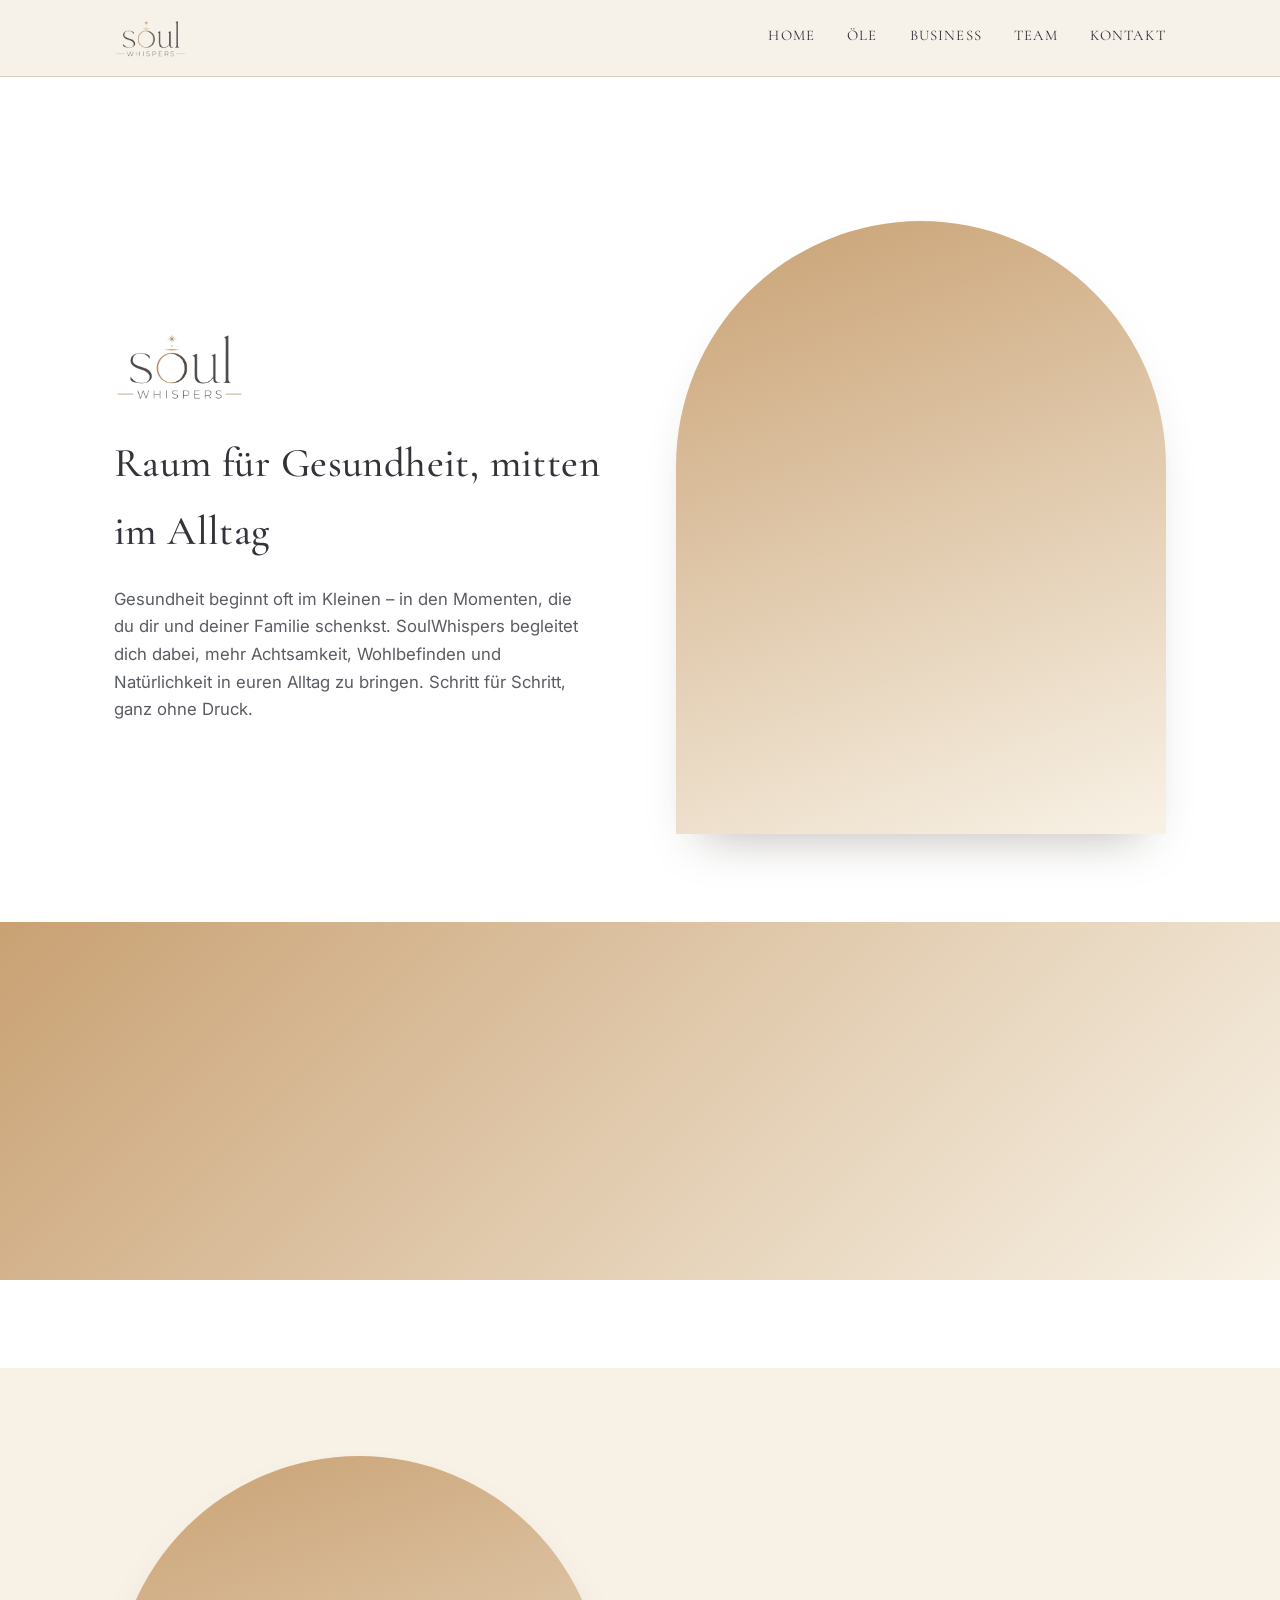
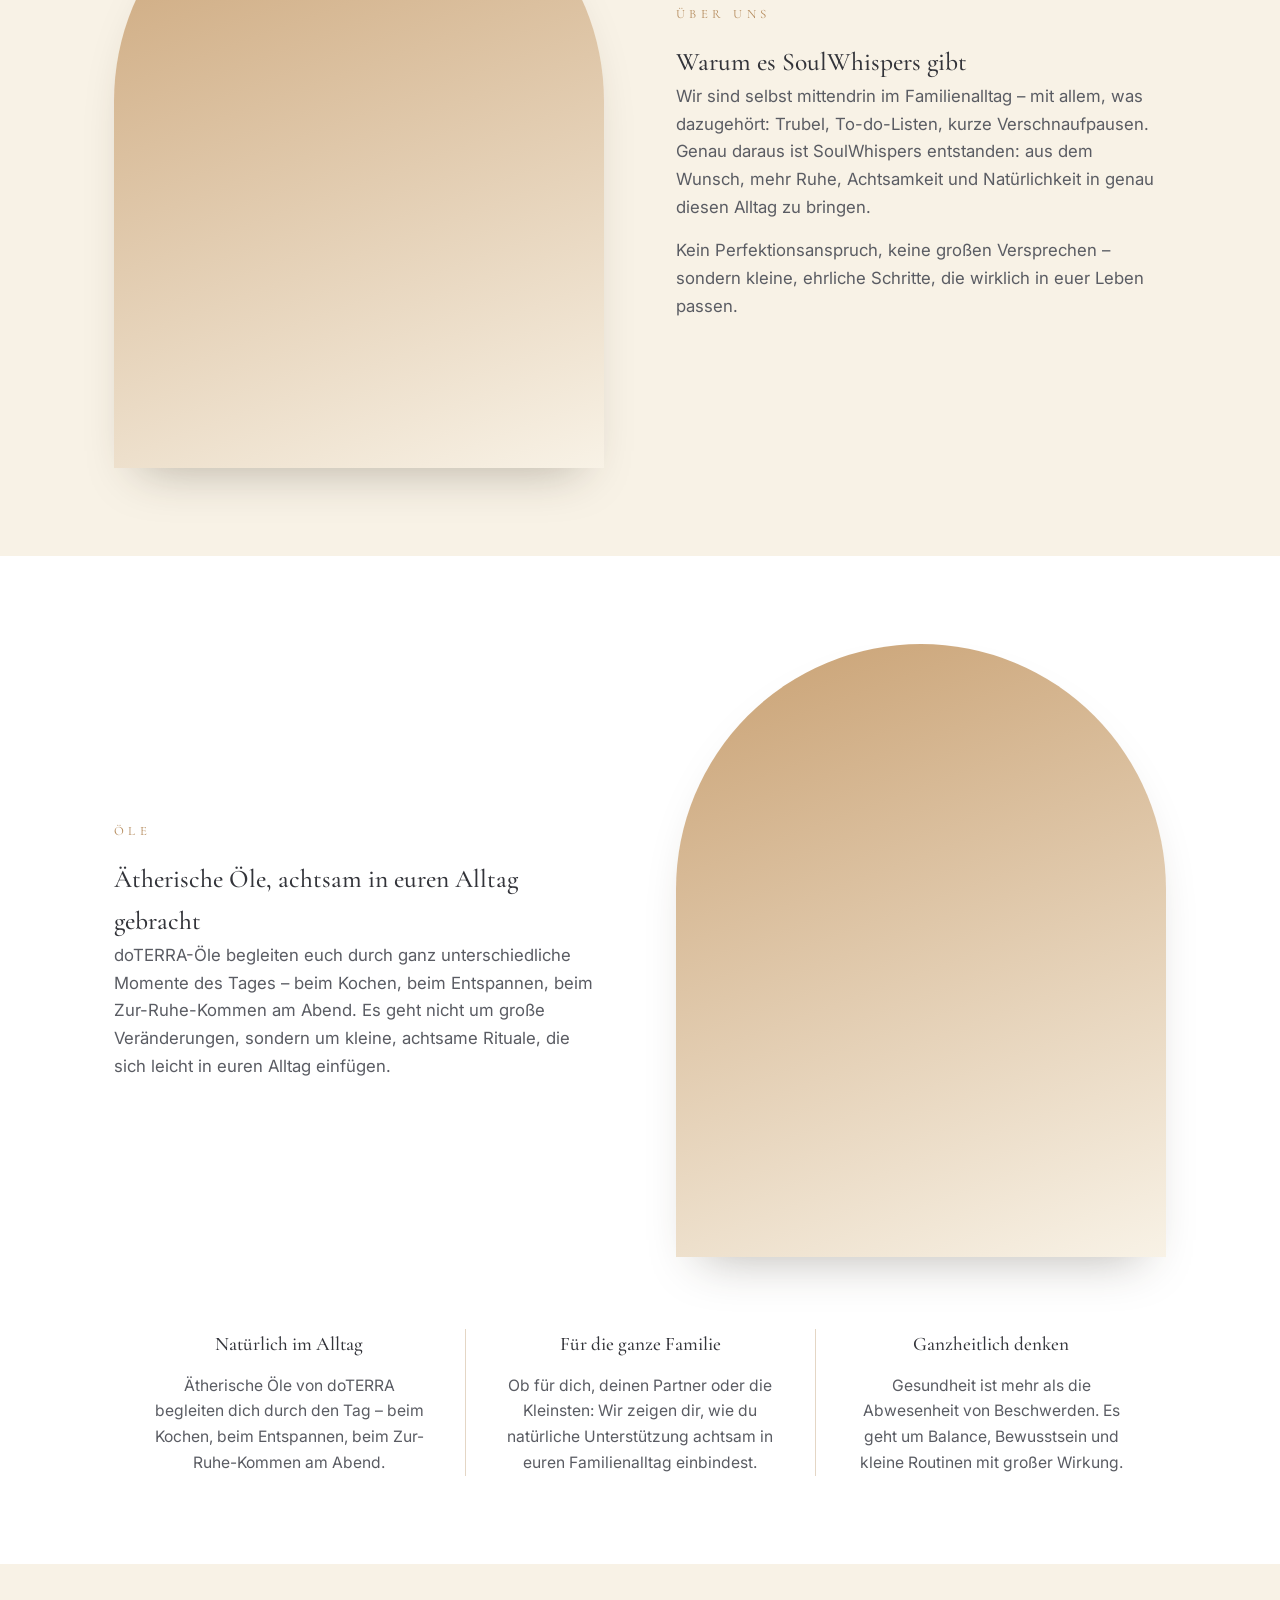
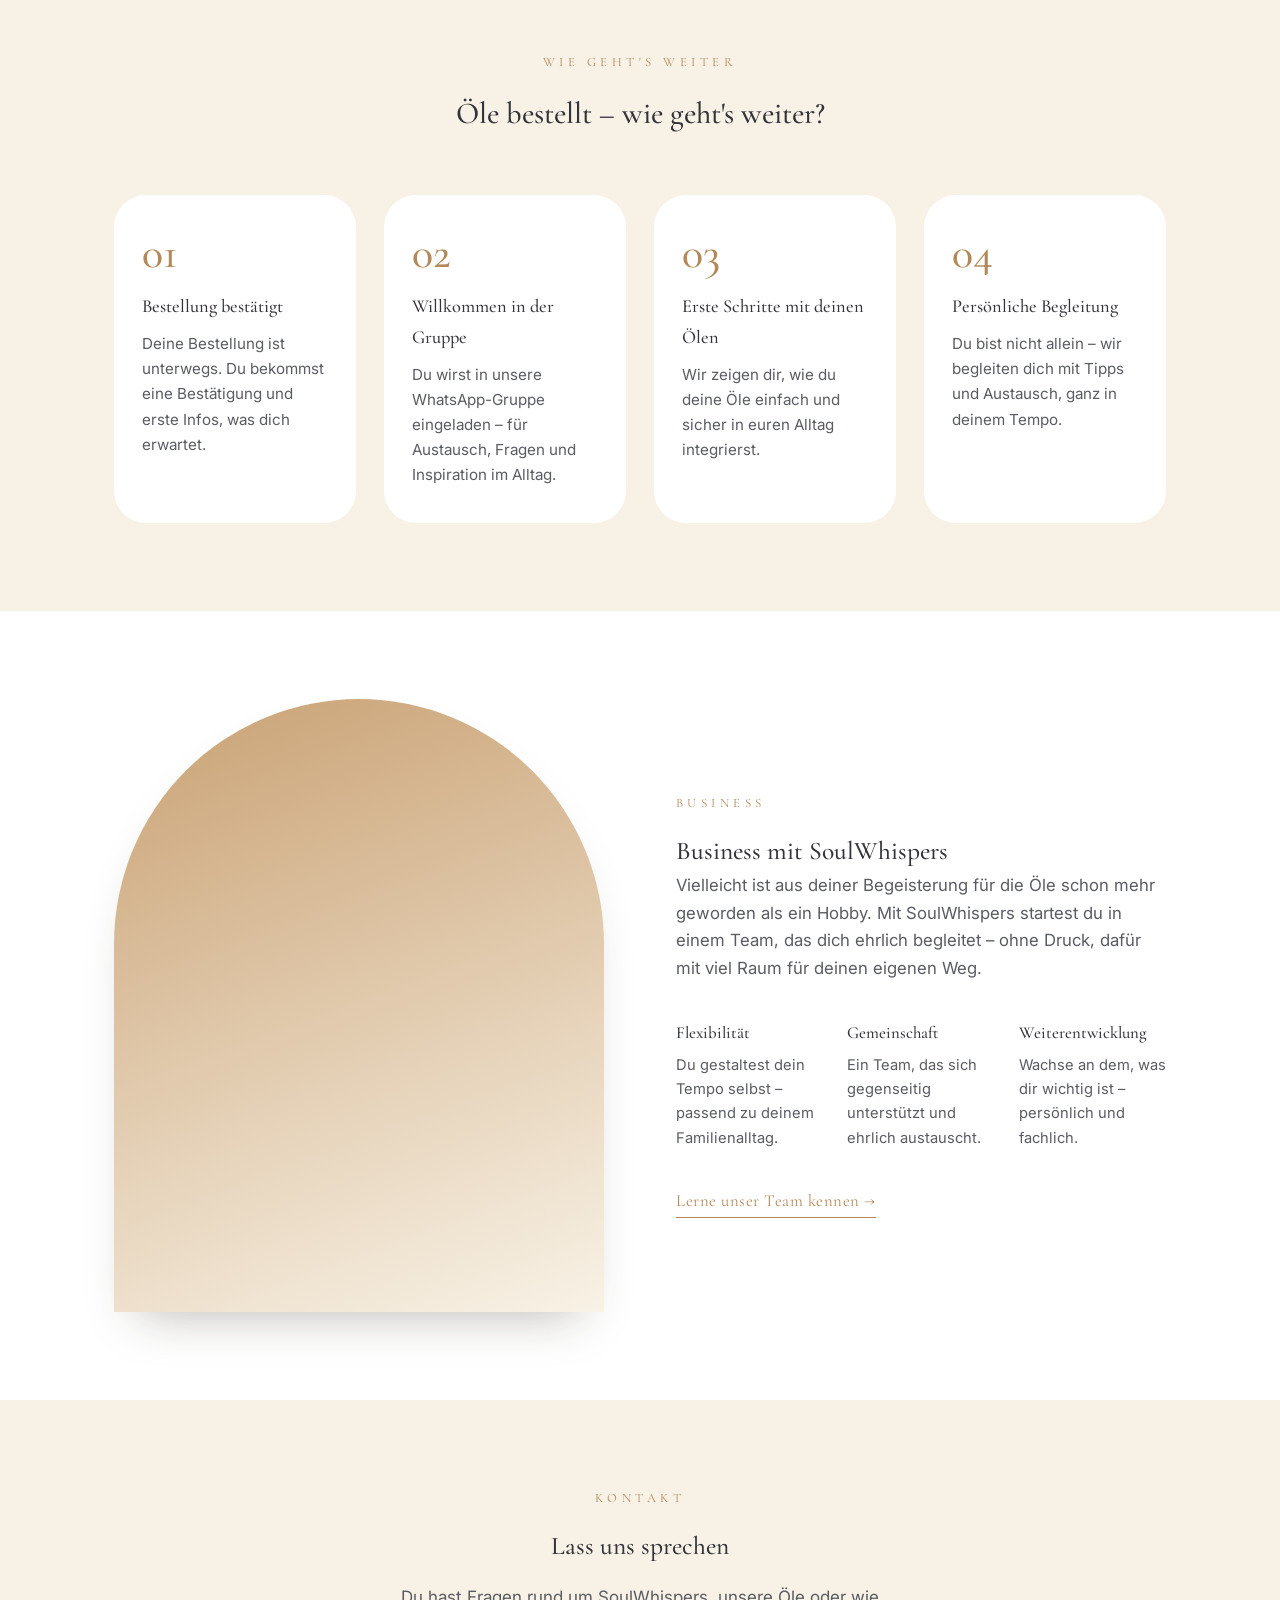
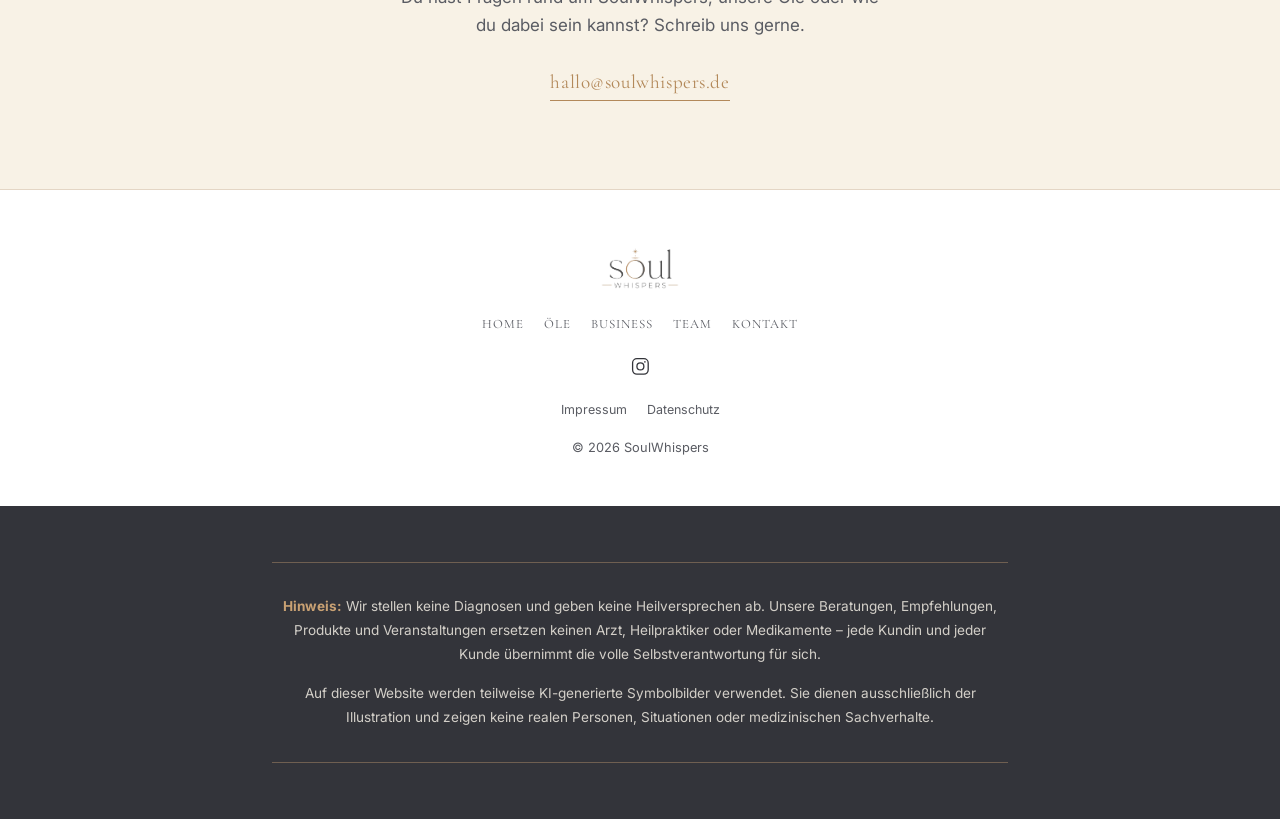
<file: index.html>
<!DOCTYPE html>
<html lang="de">
<head>
  <meta charset="UTF-8" />
  <meta name="viewport" content="width=device-width, initial-scale=1.0" />
  <title>SoulWhispers – Raum für Gesundheit, mitten im Alltag</title>
  <meta name="description" content="SoulWhispers begleitet Familien mit natürlichen ätherischen Ölen von doTERRA zu mehr Achtsamkeit, Wohlbefinden und Natürlichkeit im Alltag." />

  <link rel="preconnect" href="https://fonts.googleapis.com" />
  <link rel="preconnect" href="https://fonts.gstatic.com" crossorigin />
  <link href="https://fonts.googleapis.com/css2?family=Cormorant+Garamond:wght@400;500;600&family=Inter:wght@400;500;600&display=swap" rel="stylesheet" />

  <link rel="stylesheet" href="css/style.css" />
</head>
<body>

  <!-- ============ NAVIGATION ============ -->
  <header class="site-nav">
    <div class="site-nav-inner">
      <a href="#home" class="nav-logo">
        <img src="assets/logo.png" alt="SoulWhispers" />
      </a>
      <nav class="nav-links" aria-label="Hauptnavigation">
        <a href="#home">Home</a>
        <a href="#oele">Öle</a>
        <a href="#business">Business</a>
        <a href="team/">Team</a>
        <a href="#kontakt">Kontakt</a>
      </nav>
    </div>
  </header>

  <!-- ============ HERO ============ -->
  <section class="hero" id="home">
    <div class="section-inner">
      <div class="split">

        <div class="split-text">
          <img class="hero-logo" src="assets/logo.png" alt="SoulWhispers" />
          <h1 class="hero-claim">Raum für Gesundheit, mitten im Alltag</h1>
          <p class="hero-intro">
            Gesundheit beginnt oft im Kleinen – in den Momenten, die du dir und deiner
            Familie schenkst. SoulWhispers begleitet dich dabei, mehr Achtsamkeit,
            Wohlbefinden und Natürlichkeit in euren Alltag zu bringen. Schritt für
            Schritt, ganz ohne Druck.
          </p>
        </div>

        <div class="split-media">
          <figure class="arch-photo">
            <img
              src="https://images.unsplash.com/photo-1506126613408-eca07ce68773?q=80&w=1200&auto=format&fit=crop"
              alt="Familie beim gemeinsamen Spaziergang im Freien"
              loading="lazy"
              onerror="this.parentElement.classList.add('photo--fallback'); this.remove();"
            />
          </figure>
        </div>

      </div>
    </div>

    <div class="hero-banner">
      <img
        src="https://images.unsplash.com/photo-1470252649378-9c29740c9fa8?q=80&w=1800&auto=format&fit=crop"
        alt="Warmes Licht in der Natur"
        loading="lazy"
        onerror="this.parentElement.classList.add('photo--fallback'); this.remove();"
      />
    </div>
  </section>

  <!-- ============ ÜBER UNS ============ -->
  <section class="about-us" id="ueber-uns">
    <div class="section-inner">
      <div class="split">

        <div class="split-media">
          <figure class="arch-photo">
            <img
              src="https://images.unsplash.com/photo-1500673922987-e212871fec22?q=80&w=1200&auto=format&fit=crop"
              alt="Lavendelfeld in warmem Licht"
              loading="lazy"
              onerror="this.parentElement.classList.add('photo--fallback'); this.remove();"
            />
          </figure>
        </div>

        <div class="split-text">
          <span class="eyebrow">Über uns</span>
          <h2>Warum es SoulWhispers gibt</h2>
          <p>
            Wir sind selbst mittendrin im Familienalltag – mit allem, was dazugehört:
            Trubel, To-do-Listen, kurze Verschnaufpausen. Genau daraus ist SoulWhispers
            entstanden: aus dem Wunsch, mehr Ruhe, Achtsamkeit und Natürlichkeit in
            genau diesen Alltag zu bringen.
          </p>
          <p>
            Kein Perfektionsanspruch, keine großen Versprechen – sondern kleine,
            ehrliche Schritte, die wirklich in euer Leben passen.
          </p>
        </div>

      </div>
    </div>
  </section>

  <!-- ============ ÖLE ============ -->
  <section class="oele" id="oele">
    <div class="section-inner">
      <div class="split">

        <div class="split-text">
          <span class="eyebrow">Öle</span>
          <h2>Ätherische Öle, achtsam in euren Alltag gebracht</h2>
          <p>
            doTERRA-Öle begleiten euch durch ganz unterschiedliche Momente des Tages –
            beim Kochen, beim Entspannen, beim Zur-Ruhe-Kommen am Abend. Es geht nicht
            um große Veränderungen, sondern um kleine, achtsame Rituale, die sich
            leicht in euren Alltag einfügen.
          </p>
        </div>

        <div class="split-media">
          <figure class="arch-photo">
            <img
              src="https://images.unsplash.com/photo-1608571423902-eed4a5ad8108?q=80&w=1200&auto=format&fit=crop"
              alt="Ätherische Öle in kleinen Flaschen"
              loading="lazy"
              onerror="this.parentElement.classList.add('photo--fallback'); this.remove();"
            />
          </figure>
        </div>

      </div>

      <div class="about-grid">

        <div class="about-item">
          <h3>Natürlich im Alltag</h3>
          <p>
            Ätherische Öle von doTERRA begleiten dich durch den Tag –
            beim Kochen, beim Entspannen, beim Zur-Ruhe-Kommen am Abend.
          </p>
        </div>

        <div class="about-item">
          <h3>Für die ganze Familie</h3>
          <p>
            Ob für dich, deinen Partner oder die Kleinsten: Wir zeigen dir,
            wie du natürliche Unterstützung achtsam in euren Familienalltag einbindest.
          </p>
        </div>

        <div class="about-item">
          <h3>Ganzheitlich denken</h3>
          <p>
            Gesundheit ist mehr als die Abwesenheit von Beschwerden. Es geht
            um Balance, Bewusstsein und kleine Routinen mit großer Wirkung.
          </p>
        </div>

      </div>
    </div>
  </section>

  <!-- ============ ABLAUF / SCHRITTE ============ -->
  <!-- Platzhaltertexte – werden durch finale Inhalte ersetzt -->
  <section class="steps" id="ablauf">
    <div class="section-inner">

      <div class="section-heading">
        <span class="eyebrow">Wie geht's weiter</span>
        <h2>Öle bestellt – wie geht's weiter?</h2>
      </div>

      <div class="steps-grid">

        <div class="step-card">
          <span class="step-number">01</span>
          <h3>Bestellung bestätigt</h3>
          <p>Deine Bestellung ist unterwegs. Du bekommst eine Bestätigung und erste Infos, was dich erwartet.</p>
        </div>

        <div class="step-card">
          <span class="step-number">02</span>
          <h3>Willkommen in der Gruppe</h3>
          <p>Du wirst in unsere WhatsApp-Gruppe eingeladen – für Austausch, Fragen und Inspiration im Alltag.</p>
        </div>

        <div class="step-card">
          <span class="step-number">03</span>
          <h3>Erste Schritte mit deinen Ölen</h3>
          <p>Wir zeigen dir, wie du deine Öle einfach und sicher in euren Alltag integrierst.</p>
        </div>

        <div class="step-card">
          <span class="step-number">04</span>
          <h3>Persönliche Begleitung</h3>
          <p>Du bist nicht allein – wir begleiten dich mit Tipps und Austausch, ganz in deinem Tempo.</p>
        </div>

      </div>
    </div>
  </section>

  <!-- ============ BUSINESS ============ -->
  <!-- Platzhaltertext – wird durch finale Inhalte ersetzt -->
  <section class="business" id="business">
    <div class="section-inner">
      <div class="split">

        <div class="split-media">
          <figure class="arch-photo">
            <img
              src="https://images.unsplash.com/photo-1544367567-0f2fcb009e0b?q=80&w=1200&auto=format&fit=crop"
              alt="Gemeinschaft im Austausch, warmherzig und offen"
              loading="lazy"
              onerror="this.parentElement.classList.add('photo--fallback'); this.remove();"
            />
          </figure>
        </div>

        <div class="split-text">
          <span class="eyebrow">Business</span>
          <h2>Business mit SoulWhispers</h2>
          <p>
            Vielleicht ist aus deiner Begeisterung für die Öle schon mehr geworden als
            ein Hobby. Mit SoulWhispers startest du in einem Team, das dich ehrlich
            begleitet – ohne Druck, dafür mit viel Raum für deinen eigenen Weg.
          </p>

          <div class="business-points">
            <div>
              <h3>Flexibilität</h3>
              <p>Du gestaltest dein Tempo selbst – passend zu deinem Familienalltag.</p>
            </div>
            <div>
              <h3>Gemeinschaft</h3>
              <p>Ein Team, das sich gegenseitig unterstützt und ehrlich austauscht.</p>
            </div>
            <div>
              <h3>Weiterentwicklung</h3>
              <p>Wachse an dem, was dir wichtig ist – persönlich und fachlich.</p>
            </div>
          </div>

          <a class="text-link" href="team/">Lerne unser Team kennen →</a>
        </div>

      </div>
    </div>
  </section>

  <!--
    ============ MITGLIEDERBEREICH (Phase 2) ============
    Bewusst strukturell vorbereitet, aber weiterhin nicht sichtbar
    und ohne Verlinkung. Für Phase 2 einfach `hidden` entfernen und
    Inhalt ergänzen.
  -->
  <section id="mitgliederbereich" class="future-section" hidden aria-hidden="true"></section>

  <!-- ============ KONTAKT ============ -->
  <!-- Platzhalter-E-Mail – bitte durch echte Adresse ersetzen -->
  <section class="contact" id="kontakt">
    <div class="contact-inner">
      <span class="eyebrow">Kontakt</span>
      <h2>Lass uns sprechen</h2>
      <p>
        Du hast Fragen rund um SoulWhispers, unsere Öle oder wie du dabei
        sein kannst? Schreib uns gerne.
      </p>
      <a class="text-link contact-email" href="mailto:hallo@soulwhispers.de">hallo@soulwhispers.de</a>
    </div>
  </section>

  <!-- ============ FOOTER ============ -->
  <footer class="site-footer">
    <img class="footer-logo" src="assets/logo.png" alt="SoulWhispers" />
    <nav class="footer-nav" aria-label="Footer-Navigation">
      <a href="#home">Home</a>
      <a href="#oele">Öle</a>
      <a href="#business">Business</a>
      <a href="team/">Team</a>
      <a href="#kontakt">Kontakt</a>
    </nav>
    <div class="footer-social">
      <a href="https://www.instagram.com/soulwhispers_wellnessadvocate/" target="_blank" rel="noopener noreferrer" aria-label="Instagram">
        <svg viewBox="0 0 24 24" fill="none" stroke="currentColor" stroke-width="1.5"><rect x="3" y="3" width="18" height="18" rx="5"/><circle cx="12" cy="12" r="4"/><circle cx="17.2" cy="6.8" r="0.9" fill="currentColor" stroke="none"/></svg>
      </a>
    </div>
    <!-- Platzhalter – Impressum/Datenschutz-Seiten werden noch mit Inhalt gefüllt -->
    <div class="footer-legal">
      <a href="impressum/">Impressum</a>
      <a href="datenschutz/">Datenschutz</a>
    </div>
    <p class="footer-copy">&copy; 2026 SoulWhispers</p>
  </footer>

  <!-- ============ HINWEIS ============ -->
  <section class="disclaimer">
    <div class="disclaimer-box">
      <p><strong>Hinweis:</strong> Wir stellen keine Diagnosen und geben keine Heilversprechen ab. Unsere Beratungen, Empfehlungen, Produkte und Veranstaltungen ersetzen keinen Arzt, Heilpraktiker oder Medikamente – jede Kundin und jeder Kunde übernimmt die volle Selbstverantwortung für sich.</p>
      <p>Auf dieser Website werden teilweise KI-generierte Symbolbilder verwendet. Sie dienen ausschließlich der Illustration und zeigen keine realen Personen, Situationen oder medizinischen Sachverhalte.</p>
    </div>
  </section>

</body>
</html>
</file>
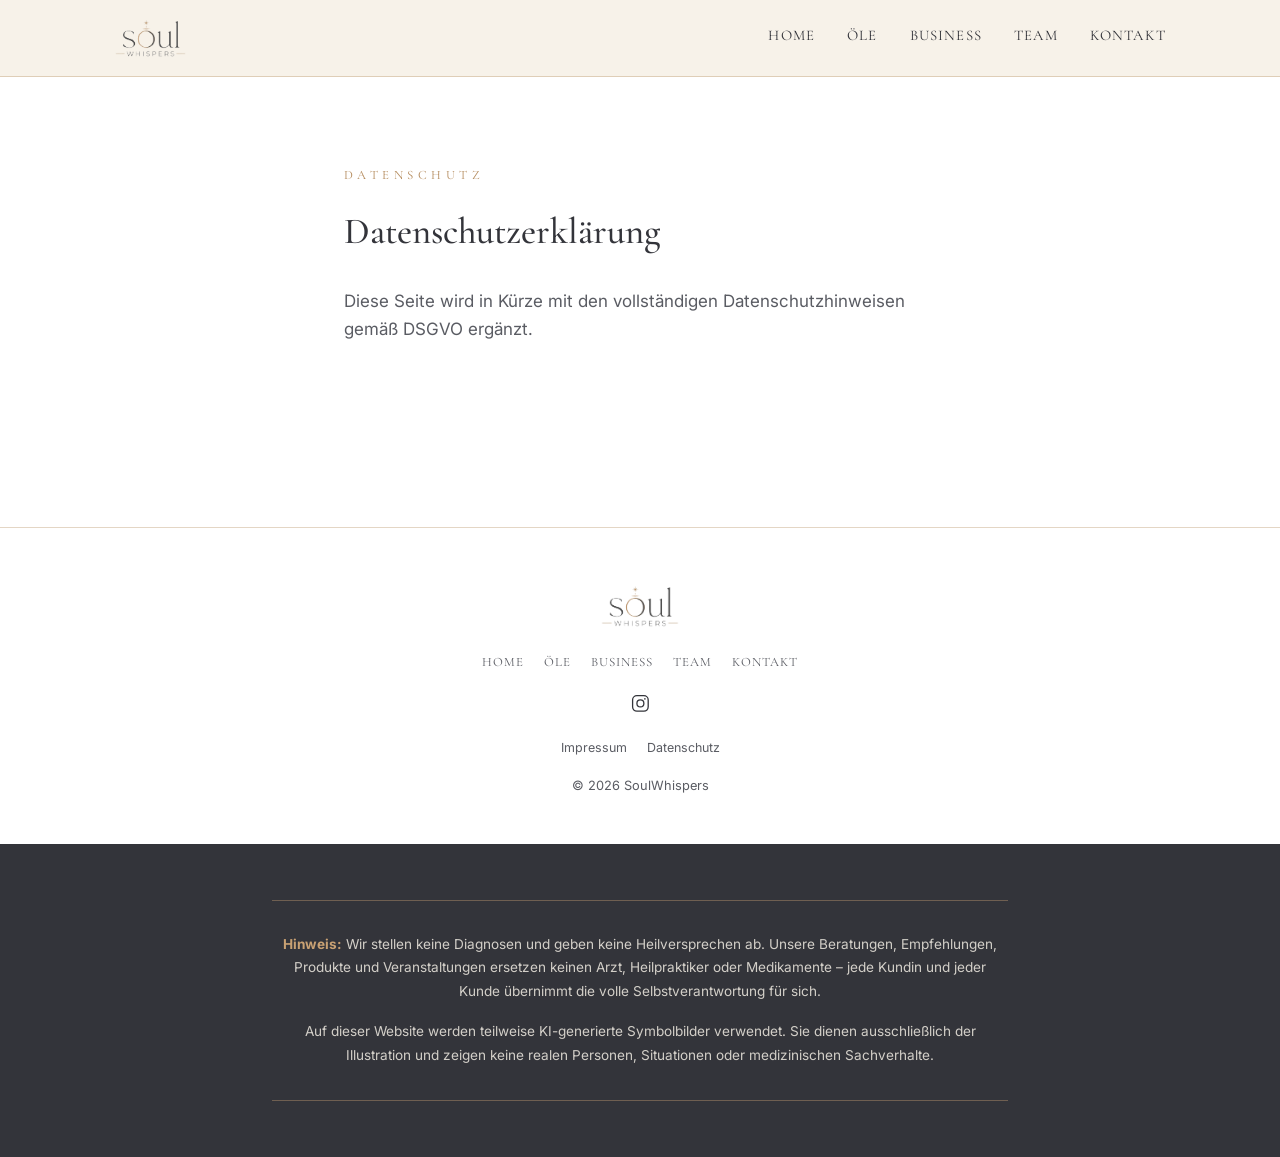
<file: datenschutz/index.html>
<!DOCTYPE html>
<html lang="de">
<head>
  <meta charset="UTF-8" />
  <meta name="viewport" content="width=device-width, initial-scale=1.0" />
  <title>Datenschutz – SoulWhispers</title>
  <meta name="robots" content="noindex" />

  <link rel="preconnect" href="https://fonts.googleapis.com" />
  <link rel="preconnect" href="https://fonts.gstatic.com" crossorigin />
  <link href="https://fonts.googleapis.com/css2?family=Cormorant+Garamond:wght@400;500;600&family=Inter:wght@400;500;600&display=swap" rel="stylesheet" />

  <link rel="stylesheet" href="../css/style.css" />
</head>
<body>

  <!-- ============ NAVIGATION ============ -->
  <header class="site-nav">
    <div class="site-nav-inner">
      <a href="../index.html#home" class="nav-logo">
        <img src="../assets/logo.png" alt="SoulWhispers" />
      </a>
      <nav class="nav-links" aria-label="Hauptnavigation">
        <a href="../index.html#home">Home</a>
        <a href="../index.html#oele">Öle</a>
        <a href="../index.html#business">Business</a>
        <a href="../team/">Team</a>
        <a href="../index.html#kontakt">Kontakt</a>
      </nav>
    </div>
  </header>

  <!-- Platzhalterseite – wird mit den vollständigen Angaben ergänzt -->
  <section class="legal">
    <div class="section-inner legal-content">
      <span class="eyebrow">Datenschutz</span>
      <h1>Datenschutzerklärung</h1>
      <p>Diese Seite wird in Kürze mit den vollständigen Datenschutzhinweisen gemäß DSGVO ergänzt.</p>
    </div>
  </section>

  <!-- ============ FOOTER ============ -->
  <footer class="site-footer">
    <img class="footer-logo" src="../assets/logo.png" alt="SoulWhispers" />
    <nav class="footer-nav" aria-label="Footer-Navigation">
      <a href="../index.html#home">Home</a>
      <a href="../index.html#oele">Öle</a>
      <a href="../index.html#business">Business</a>
      <a href="../team/">Team</a>
      <a href="../index.html#kontakt">Kontakt</a>
    </nav>
    <div class="footer-social">
      <a href="https://www.instagram.com/soulwhispers_wellnessadvocate/" target="_blank" rel="noopener noreferrer" aria-label="Instagram">
        <svg viewBox="0 0 24 24" fill="none" stroke="currentColor" stroke-width="1.5"><rect x="3" y="3" width="18" height="18" rx="5"/><circle cx="12" cy="12" r="4"/><circle cx="17.2" cy="6.8" r="0.9" fill="currentColor" stroke="none"/></svg>
      </a>
    </div>
    <div class="footer-legal">
      <a href="../impressum/">Impressum</a>
      <a href="../datenschutz/">Datenschutz</a>
    </div>
    <p class="footer-copy">&copy; 2026 SoulWhispers</p>
  </footer>

  <!-- ============ HINWEIS ============ -->
  <section class="disclaimer">
    <div class="disclaimer-box">
      <p><strong>Hinweis:</strong> Wir stellen keine Diagnosen und geben keine Heilversprechen ab. Unsere Beratungen, Empfehlungen, Produkte und Veranstaltungen ersetzen keinen Arzt, Heilpraktiker oder Medikamente – jede Kundin und jeder Kunde übernimmt die volle Selbstverantwortung für sich.</p>
      <p>Auf dieser Website werden teilweise KI-generierte Symbolbilder verwendet. Sie dienen ausschließlich der Illustration und zeigen keine realen Personen, Situationen oder medizinischen Sachverhalte.</p>
    </div>
  </section>

</body>
</html>
</file>
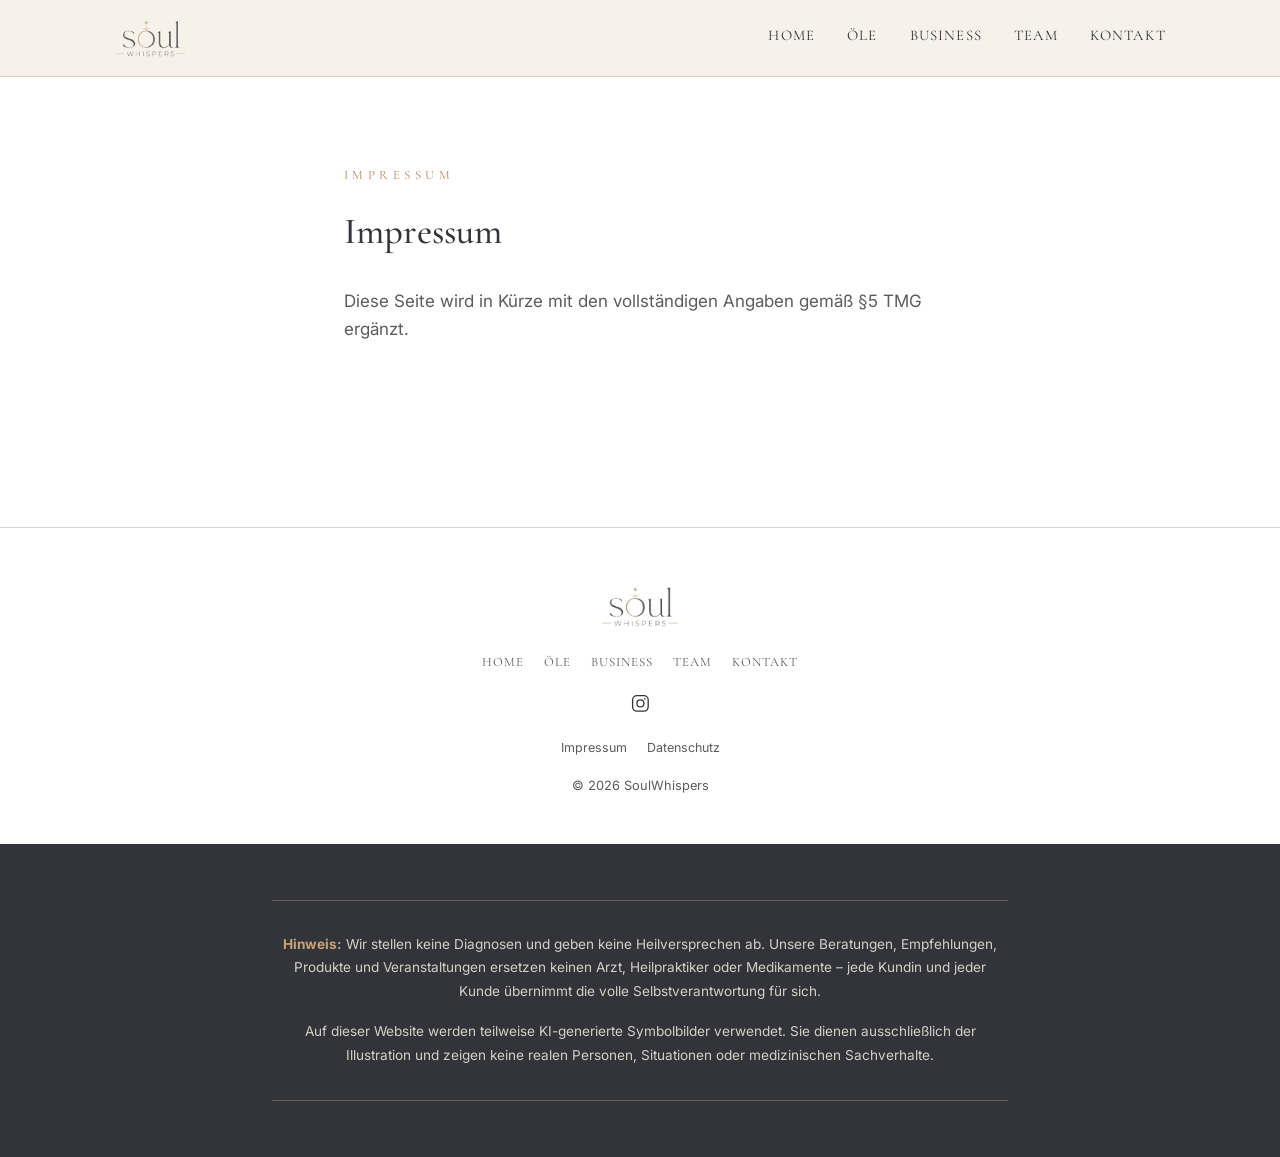
<file: impressum/index.html>
<!DOCTYPE html>
<html lang="de">
<head>
  <meta charset="UTF-8" />
  <meta name="viewport" content="width=device-width, initial-scale=1.0" />
  <title>Impressum – SoulWhispers</title>
  <meta name="robots" content="noindex" />

  <link rel="preconnect" href="https://fonts.googleapis.com" />
  <link rel="preconnect" href="https://fonts.gstatic.com" crossorigin />
  <link href="https://fonts.googleapis.com/css2?family=Cormorant+Garamond:wght@400;500;600&family=Inter:wght@400;500;600&display=swap" rel="stylesheet" />

  <link rel="stylesheet" href="../css/style.css" />
</head>
<body>

  <!-- ============ NAVIGATION ============ -->
  <header class="site-nav">
    <div class="site-nav-inner">
      <a href="../index.html#home" class="nav-logo">
        <img src="../assets/logo.png" alt="SoulWhispers" />
      </a>
      <nav class="nav-links" aria-label="Hauptnavigation">
        <a href="../index.html#home">Home</a>
        <a href="../index.html#oele">Öle</a>
        <a href="../index.html#business">Business</a>
        <a href="../team/">Team</a>
        <a href="../index.html#kontakt">Kontakt</a>
      </nav>
    </div>
  </header>

  <!-- Platzhalterseite – wird mit den vollständigen Angaben ergänzt -->
  <section class="legal">
    <div class="section-inner legal-content">
      <span class="eyebrow">Impressum</span>
      <h1>Impressum</h1>
      <p>Diese Seite wird in Kürze mit den vollständigen Angaben gemäß §5 TMG ergänzt.</p>
    </div>
  </section>

  <!-- ============ FOOTER ============ -->
  <footer class="site-footer">
    <img class="footer-logo" src="../assets/logo.png" alt="SoulWhispers" />
    <nav class="footer-nav" aria-label="Footer-Navigation">
      <a href="../index.html#home">Home</a>
      <a href="../index.html#oele">Öle</a>
      <a href="../index.html#business">Business</a>
      <a href="../team/">Team</a>
      <a href="../index.html#kontakt">Kontakt</a>
    </nav>
    <div class="footer-social">
      <a href="https://www.instagram.com/soulwhispers_wellnessadvocate/" target="_blank" rel="noopener noreferrer" aria-label="Instagram">
        <svg viewBox="0 0 24 24" fill="none" stroke="currentColor" stroke-width="1.5"><rect x="3" y="3" width="18" height="18" rx="5"/><circle cx="12" cy="12" r="4"/><circle cx="17.2" cy="6.8" r="0.9" fill="currentColor" stroke="none"/></svg>
      </a>
    </div>
    <div class="footer-legal">
      <a href="../impressum/">Impressum</a>
      <a href="../datenschutz/">Datenschutz</a>
    </div>
    <p class="footer-copy">&copy; 2026 SoulWhispers</p>
  </footer>

  <!-- ============ HINWEIS ============ -->
  <section class="disclaimer">
    <div class="disclaimer-box">
      <p><strong>Hinweis:</strong> Wir stellen keine Diagnosen und geben keine Heilversprechen ab. Unsere Beratungen, Empfehlungen, Produkte und Veranstaltungen ersetzen keinen Arzt, Heilpraktiker oder Medikamente – jede Kundin und jeder Kunde übernimmt die volle Selbstverantwortung für sich.</p>
      <p>Auf dieser Website werden teilweise KI-generierte Symbolbilder verwendet. Sie dienen ausschließlich der Illustration und zeigen keine realen Personen, Situationen oder medizinischen Sachverhalte.</p>
    </div>
  </section>

</body>
</html>
</file>
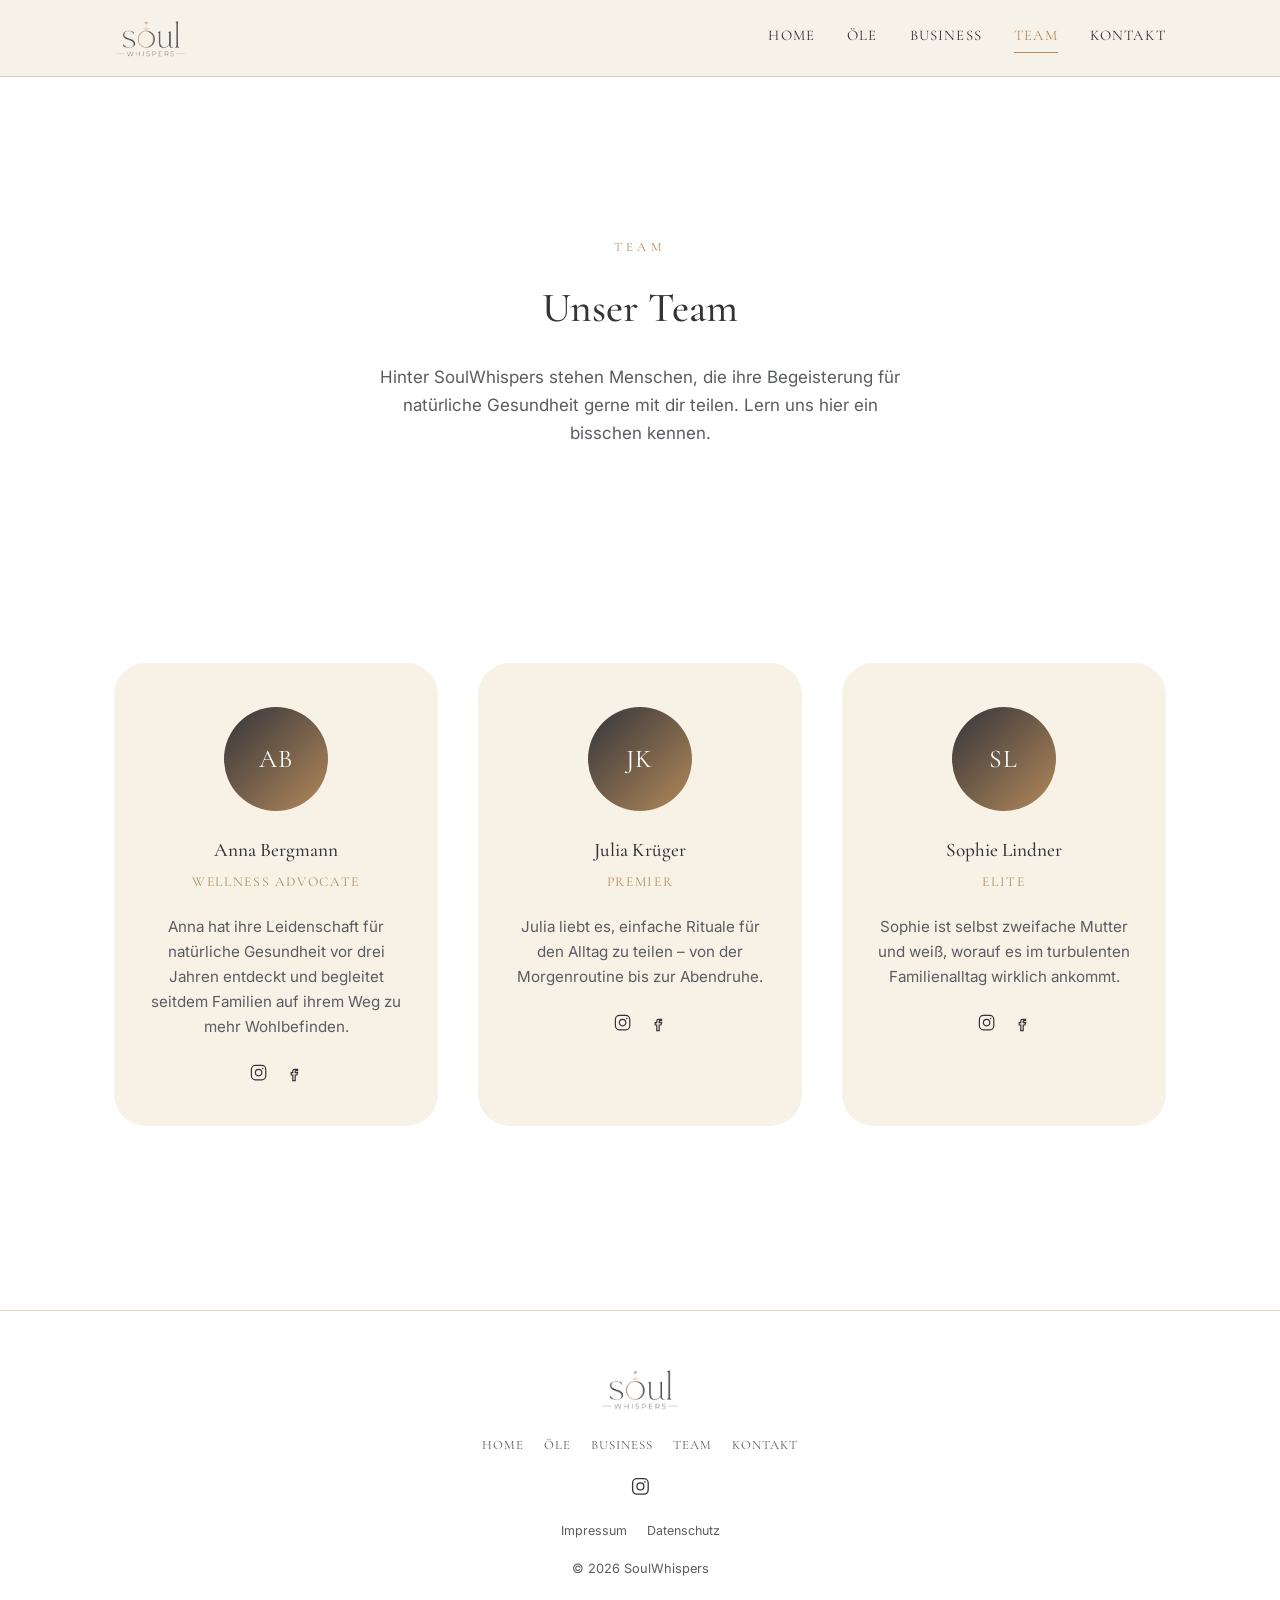
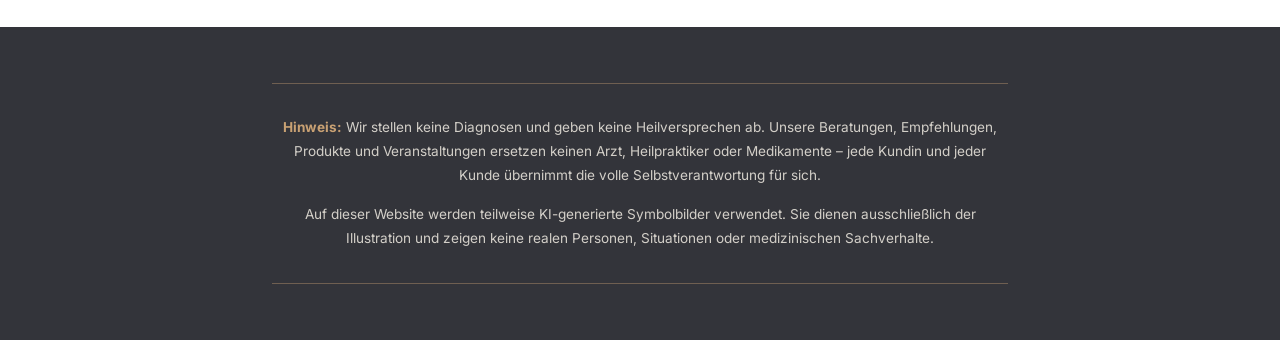
<file: team/index.html>
<!DOCTYPE html>
<html lang="de">
<head>
  <meta charset="UTF-8" />
  <meta name="viewport" content="width=device-width, initial-scale=1.0" />
  <title>Team – SoulWhispers</title>
  <meta name="description" content="Lerne das Team von SoulWhispers kennen." />

  <link rel="preconnect" href="https://fonts.googleapis.com" />
  <link rel="preconnect" href="https://fonts.gstatic.com" crossorigin />
  <link href="https://fonts.googleapis.com/css2?family=Cormorant+Garamond:wght@400;500;600&family=Inter:wght@400;500;600&display=swap" rel="stylesheet" />

  <link rel="stylesheet" href="../css/style.css" />
</head>
<body>

  <!-- ============ NAVIGATION ============ -->
  <header class="site-nav">
    <div class="site-nav-inner">
      <a href="../index.html#home" class="nav-logo">
        <img src="../assets/logo.png" alt="SoulWhispers" />
      </a>
      <nav class="nav-links" aria-label="Hauptnavigation">
        <a href="../index.html#home">Home</a>
        <a href="../index.html#oele">Öle</a>
        <a href="../index.html#business">Business</a>
        <a href="./" class="current">Team</a>
        <a href="../index.html#kontakt">Kontakt</a>
      </nav>
    </div>
  </header>

  <!-- ============ TEAM HERO ============ -->
  <header class="team-hero">
    <div class="section-inner">
      <span class="eyebrow">Team</span>
      <h1>Unser Team</h1>
      <p class="team-intro">
        Hinter SoulWhispers stehen Menschen, die ihre Begeisterung für
        natürliche Gesundheit gerne mit dir teilen. Lern uns hier ein
        bisschen kennen.
      </p>
    </div>
  </header>

  <!--
    Platzhalter-Team – Dummy-Daten für die Layout-Abstimmung.
    Werden durch echte Team-Daten ersetzt, sobald abgestimmt.
  -->
  <section class="team-grid-section">
    <div class="section-inner">
      <div class="team-grid">

        <article class="team-card">
          <div class="avatar-placeholder"><span>AB</span></div>
          <h3>Anna Bergmann</h3>
          <p class="team-rank">Wellness Advocate</p>
          <p class="team-bio">
            Anna hat ihre Leidenschaft für natürliche Gesundheit vor drei Jahren
            entdeckt und begleitet seitdem Familien auf ihrem Weg zu mehr Wohlbefinden.
          </p>
          <div class="team-social">
            <a href="#" aria-label="Instagram">
              <svg viewBox="0 0 24 24" fill="none" stroke="currentColor" stroke-width="1.5"><rect x="3" y="3" width="18" height="18" rx="5"/><circle cx="12" cy="12" r="4"/><circle cx="17.2" cy="6.8" r="0.9" fill="currentColor" stroke="none"/></svg>
            </a>
            <a href="#" aria-label="Facebook">
              <svg viewBox="0 0 24 24" fill="none" stroke="currentColor" stroke-width="1.5"><path d="M15 8h-2a2 2 0 0 0-2 2v2H9v3h2v7h3v-7h2.2l.8-3H14v-1.5c0-.6.4-1 1-1h2V8Z"/></svg>
            </a>
          </div>
        </article>

        <article class="team-card">
          <div class="avatar-placeholder"><span>JK</span></div>
          <h3>Julia Krüger</h3>
          <p class="team-rank">Premier</p>
          <p class="team-bio">
            Julia liebt es, einfache Rituale für den Alltag zu teilen –
            von der Morgenroutine bis zur Abendruhe.
          </p>
          <div class="team-social">
            <a href="#" aria-label="Instagram">
              <svg viewBox="0 0 24 24" fill="none" stroke="currentColor" stroke-width="1.5"><rect x="3" y="3" width="18" height="18" rx="5"/><circle cx="12" cy="12" r="4"/><circle cx="17.2" cy="6.8" r="0.9" fill="currentColor" stroke="none"/></svg>
            </a>
            <a href="#" aria-label="Facebook">
              <svg viewBox="0 0 24 24" fill="none" stroke="currentColor" stroke-width="1.5"><path d="M15 8h-2a2 2 0 0 0-2 2v2H9v3h2v7h3v-7h2.2l.8-3H14v-1.5c0-.6.4-1 1-1h2V8Z"/></svg>
            </a>
          </div>
        </article>

        <article class="team-card">
          <div class="avatar-placeholder"><span>SL</span></div>
          <h3>Sophie Lindner</h3>
          <p class="team-rank">Elite</p>
          <p class="team-bio">
            Sophie ist selbst zweifache Mutter und weiß, worauf es im
            turbulenten Familienalltag wirklich ankommt.
          </p>
          <div class="team-social">
            <a href="#" aria-label="Instagram">
              <svg viewBox="0 0 24 24" fill="none" stroke="currentColor" stroke-width="1.5"><rect x="3" y="3" width="18" height="18" rx="5"/><circle cx="12" cy="12" r="4"/><circle cx="17.2" cy="6.8" r="0.9" fill="currentColor" stroke="none"/></svg>
            </a>
            <a href="#" aria-label="Facebook">
              <svg viewBox="0 0 24 24" fill="none" stroke="currentColor" stroke-width="1.5"><path d="M15 8h-2a2 2 0 0 0-2 2v2H9v3h2v7h3v-7h2.2l.8-3H14v-1.5c0-.6.4-1 1-1h2V8Z"/></svg>
            </a>
          </div>
        </article>

      </div>
    </div>
  </section>

  <!-- ============ FOOTER ============ -->
  <footer class="site-footer">
    <img class="footer-logo" src="../assets/logo.png" alt="SoulWhispers" />
    <nav class="footer-nav" aria-label="Footer-Navigation">
      <a href="../index.html#home">Home</a>
      <a href="../index.html#oele">Öle</a>
      <a href="../index.html#business">Business</a>
      <a href="./">Team</a>
      <a href="../index.html#kontakt">Kontakt</a>
    </nav>
    <div class="footer-social">
      <a href="https://www.instagram.com/soulwhispers_wellnessadvocate/" target="_blank" rel="noopener noreferrer" aria-label="Instagram">
        <svg viewBox="0 0 24 24" fill="none" stroke="currentColor" stroke-width="1.5"><rect x="3" y="3" width="18" height="18" rx="5"/><circle cx="12" cy="12" r="4"/><circle cx="17.2" cy="6.8" r="0.9" fill="currentColor" stroke="none"/></svg>
      </a>
    </div>
    <div class="footer-legal">
      <a href="../impressum/">Impressum</a>
      <a href="../datenschutz/">Datenschutz</a>
    </div>
    <p class="footer-copy">&copy; 2026 SoulWhispers</p>
  </footer>

  <!-- ============ HINWEIS ============ -->
  <section class="disclaimer">
    <div class="disclaimer-box">
      <p><strong>Hinweis:</strong> Wir stellen keine Diagnosen und geben keine Heilversprechen ab. Unsere Beratungen, Empfehlungen, Produkte und Veranstaltungen ersetzen keinen Arzt, Heilpraktiker oder Medikamente – jede Kundin und jeder Kunde übernimmt die volle Selbstverantwortung für sich.</p>
      <p>Auf dieser Website werden teilweise KI-generierte Symbolbilder verwendet. Sie dienen ausschließlich der Illustration und zeigen keine realen Personen, Situationen oder medizinischen Sachverhalte.</p>
    </div>
  </section>

</body>
</html>
</file>
<file: css/style.css>
/* ===== Design Tokens ===== */
:root {
  --color-anthracite: #33343a;
  --color-anthracite-soft: #5a5c63;
  --color-gold: #b3895a;
  --color-gold-soft: #c9a173;
  --color-bg: #ffffff;
  --color-bg-alt: #f8f2e6;
  --color-line: rgba(179, 137, 90, 0.35);

  --font-serif: 'Cormorant Garamond', 'Georgia', serif;
  --font-sans: 'Inter', 'Helvetica Neue', Arial, sans-serif;

  --max-width: 1100px;
  --max-width-text: 640px;

  --radius-lg: 2rem;
  --shadow-soft: 0 25px 50px -25px rgba(51, 42, 30, 0.35);
  --nav-h: 4.75rem;
}

/* ===== Reset ===== */
*, *::before, *::after {
  box-sizing: border-box;
}

html {
  scroll-behavior: smooth;
}

body {
  margin: 0;
  background: var(--color-bg);
  color: var(--color-anthracite);
  font-family: var(--font-sans);
  font-size: 1.0625rem;
  line-height: 1.65;
  -webkit-font-smoothing: antialiased;
}

h1, h2, h3 {
  margin: 0;
  font-family: var(--font-serif);
  font-weight: 500;
  color: var(--color-anthracite);
}

p {
  margin: 0;
}

img {
  max-width: 100%;
}

section[id] {
  scroll-margin-top: var(--nav-h);
}

/* ===== Shared ===== */
.eyebrow {
  display: block;
  font-family: var(--font-serif);
  font-size: 0.8rem;
  letter-spacing: 0.35em;
  text-transform: uppercase;
  color: var(--color-gold);
  margin-bottom: 1rem;
}

.section-inner {
  max-width: var(--max-width);
  margin: 0 auto;
  padding: 5.5rem 1.5rem;
}

.section-inner--tight-top {
  padding-top: 0;
}

.section-heading {
  text-align: center;
  max-width: 42rem;
  margin: 0 auto;
}

.section-heading h2 {
  font-size: clamp(1.4rem, 2.6vw, 1.9rem);
  font-weight: 500;
}

.text-link {
  display: inline-block;
  font-family: var(--font-serif);
  font-size: 1.05rem;
  letter-spacing: 0.03em;
  color: var(--color-gold);
  text-decoration: none;
  border-bottom: 1px solid var(--color-gold);
  padding-bottom: 2px;
  transition: color 0.2s, border-color 0.2s;
}

.text-link:hover {
  color: var(--color-anthracite);
  border-color: var(--color-anthracite);
}

/* ===== Navigation ===== */
.site-nav {
  position: sticky;
  top: 0;
  z-index: 50;
  background: rgba(247, 241, 232, 0.92);
  backdrop-filter: blur(8px);
  border-bottom: 1px solid var(--color-line);
}

.site-nav-inner {
  max-width: var(--max-width);
  margin: 0 auto;
  padding: 0 1.5rem;
  height: var(--nav-h);
  display: flex;
  align-items: center;
  justify-content: space-between;
  gap: 1.5rem;
}

.nav-logo {
  display: block;
  line-height: 0;
}

.nav-logo img {
  height: 2.5rem;
  width: auto;
  display: block;
}

.nav-links {
  display: flex;
  align-items: center;
  gap: 2rem;
  overflow-x: auto;
  -webkit-overflow-scrolling: touch;
  scrollbar-width: none;
}

.nav-links::-webkit-scrollbar {
  display: none;
}

.nav-links a {
  font-family: var(--font-serif);
  font-size: 0.92rem;
  letter-spacing: 0.08em;
  text-transform: uppercase;
  color: var(--color-anthracite);
  text-decoration: none;
  white-space: nowrap;
  padding-bottom: 0.35rem;
  border-bottom: 1px solid transparent;
  transition: border-color 0.2s, color 0.2s;
}

.nav-links a:hover,
.nav-links a.current {
  color: var(--color-gold);
  border-bottom-color: var(--color-gold);
}

@media (max-width: 700px) {
  .nav-links {
    gap: 1rem;
  }

  .nav-links a {
    font-size: 0.7rem;
  }
}

@media (max-width: 460px) {
  .site-nav-inner {
    padding: 0 1rem;
    gap: 0.75rem;
  }

  .nav-logo img {
    height: 2rem;
  }

  .nav-links {
    gap: 0.65rem;
  }

  .nav-links a {
    font-size: 0.62rem;
    letter-spacing: 0.04em;
  }
}

/* ===== Arch photo ===== */
.arch-photo {
  position: relative;
  overflow: hidden;
  border-radius: 999px 999px 0 0;
  box-shadow: var(--shadow-soft);
  background: linear-gradient(160deg, var(--color-gold-soft), var(--color-bg-alt));
  aspect-ratio: 4 / 5;
  max-width: 24rem;
  margin: 0 auto;
}

.arch-photo img {
  width: 100%;
  height: 100%;
  object-fit: cover;
  object-position: 50% 25%;
  display: block;
}

.photo--fallback {
  min-height: 220px;
}

@media (min-width: 900px) {
  .arch-photo {
    max-width: none;
    margin: 0;
  }
}

/* ===== Split (image + text, two columns) ===== */
.split {
  display: grid;
  grid-template-columns: 1fr;
  gap: 3rem;
  align-items: center;
}

@media (min-width: 900px) {
  .split {
    grid-template-columns: 1fr 1fr;
    gap: 4.5rem;
  }
}

.split-text {
  text-align: center;
}

@media (min-width: 900px) {
  .split-text {
    text-align: left;
  }
}

.split-text p {
  color: var(--color-anthracite-soft);
  font-size: 1.05rem;
  max-width: 30rem;
  margin: 0 auto;
}

.split-text p + p {
  margin-top: 1rem;
}

@media (min-width: 900px) {
  .split-text p {
    margin-left: 0;
    margin-right: 0;
  }
}

/* ===== Hero ===== */
.hero {
  padding: 3.5rem 0 5.5rem;
  overflow: hidden;
}

.hero-banner {
  width: 100vw;
  margin-left: calc(50% - 50vw);
  height: clamp(220px, 28vw, 380px);
  overflow: hidden;
  background: linear-gradient(135deg, var(--color-gold-soft), var(--color-bg-alt));
}

.hero-banner img {
  width: 100%;
  height: 100%;
  object-fit: cover;
  object-position: 50% 40%;
  display: block;
}

.hero-logo {
  display: block;
  height: 4.5rem;
  width: auto;
  margin: 0 auto 1.75rem;
}

@media (min-width: 900px) {
  .hero-logo {
    margin: 0 0 1.75rem;
  }
}

.hero-claim {
  font-size: clamp(1.8rem, 3.2vw, 2.6rem);
  font-weight: 500;
  letter-spacing: 0.01em;
  margin-bottom: 1.25rem;
}

.hero-intro {
  font-size: 1.05rem;
  color: var(--color-anthracite-soft);
  max-width: 30rem;
  margin: 0 auto;
}

@media (min-width: 900px) {
  .hero-intro {
    margin: 0;
  }
}

/* ===== Über uns ===== */
.about-us {
  background: var(--color-bg-alt);
}

/* ===== Öle ===== */
.oele {
  background: var(--color-bg);
}

.about-grid {
  display: grid;
  grid-template-columns: 1fr;
  gap: 2.5rem;
  text-align: center;
  margin-top: 4.5rem;
}

.about-item {
  padding: 0 0.5rem;
  position: relative;
}

.about-item h3 {
  font-size: 1.2rem;
  font-weight: 500;
  margin-bottom: 0.75rem;
}

.about-item p {
  color: var(--color-anthracite-soft);
  font-size: 0.98rem;
}

@media (min-width: 800px) {
  .about-grid {
    grid-template-columns: repeat(3, 1fr);
    gap: 0;
  }

  .about-item {
    padding: 0 2.25rem;
    border-left: 1px solid var(--color-line);
  }

  .about-item:first-child {
    border-left: none;
  }
}

/* ===== Ablauf / Schritte ===== */
.steps {
  background: var(--color-bg-alt);
}

.steps-grid {
  display: grid;
  grid-template-columns: 1fr;
  gap: 1.75rem;
  margin-top: 3.5rem;
}

@media (min-width: 700px) {
  .steps-grid {
    grid-template-columns: repeat(2, 1fr);
  }
}

@media (min-width: 1100px) {
  .steps-grid {
    grid-template-columns: repeat(4, 1fr);
  }
}

.step-card {
  background: var(--color-bg);
  border-radius: var(--radius-lg);
  padding: 2.25rem 1.75rem;
  text-align: left;
}

.step-number {
  display: block;
  font-family: var(--font-serif);
  font-size: 2.75rem;
  font-weight: 500;
  color: var(--color-gold);
  line-height: 1;
  margin-bottom: 1rem;
}

.step-card h3 {
  font-size: 1.15rem;
  margin-bottom: 0.6rem;
}

.step-card p {
  color: var(--color-anthracite-soft);
  font-size: 0.95rem;
}

/* ===== Business ===== */
.business {
  background: var(--color-bg);
}

.business-points {
  display: grid;
  grid-template-columns: 1fr;
  gap: 1.5rem;
  margin: 2.25rem 0 2.25rem;
  text-align: left;
}

@media (min-width: 600px) {
  .business-points {
    grid-template-columns: repeat(3, 1fr);
  }
}

.business-points h3 {
  font-size: 1.05rem;
  margin-bottom: 0.4rem;
}

.business-points p {
  font-size: 0.92rem;
  color: var(--color-anthracite-soft);
}

/* ===== Kontakt ===== */
.contact {
  background: var(--color-bg-alt);
  text-align: center;
}

.contact-inner {
  max-width: 34rem;
  margin: 0 auto;
  padding: 5.5rem 1.5rem;
}

.contact-inner p {
  color: var(--color-anthracite-soft);
  margin: 1rem 0 1.75rem;
}

.contact-email {
  font-size: 1.2rem;
}

/* ===== Hinweis / Disclaimer ===== */
.disclaimer {
  background: var(--color-anthracite);
  padding: 3.5rem 1.5rem;
}

.disclaimer-box {
  max-width: 46rem;
  margin: 0 auto;
  text-align: center;
  border-top: 1px solid rgba(201, 161, 115, 0.4);
  border-bottom: 1px solid rgba(201, 161, 115, 0.4);
  padding: 2rem 0;
}

.disclaimer-box p {
  color: rgba(247, 241, 232, 0.82);
  font-size: 0.85rem;
  line-height: 1.75;
}

.disclaimer-box p + p {
  margin-top: 1rem;
}

.disclaimer-box strong {
  color: var(--color-gold-soft);
}

/* ===== Footer ===== */
.site-footer {
  padding: 3.5rem 1.5rem 3rem;
  text-align: center;
  background: var(--color-bg);
  border-top: 1px solid var(--color-line);
}

.footer-logo {
  height: 2.75rem;
  width: auto;
  margin: 0 auto 1.5rem;
  display: block;
}

.footer-nav {
  display: flex;
  flex-wrap: wrap;
  justify-content: center;
  gap: 1.25rem;
  margin-bottom: 1.25rem;
}

.footer-nav a {
  font-family: var(--font-serif);
  font-size: 0.8rem;
  letter-spacing: 0.08em;
  text-transform: uppercase;
  color: var(--color-anthracite-soft);
  text-decoration: none;
}

.footer-nav a:hover {
  color: var(--color-gold);
}

.footer-social {
  display: flex;
  justify-content: center;
  margin-bottom: 1.5rem;
}

.footer-social a {
  color: var(--color-anthracite);
  transition: color 0.2s;
}

.footer-social a:hover {
  color: var(--color-gold);
}

.footer-social svg {
  width: 1.3rem;
  height: 1.3rem;
  display: block;
}

.footer-legal {
  display: flex;
  justify-content: center;
  gap: 1.25rem;
  margin-bottom: 1rem;
}

.footer-legal a {
  font-size: 0.78rem;
  color: var(--color-anthracite-soft);
  text-decoration: none;
}

.footer-legal a:hover {
  color: var(--color-gold);
}

.footer-copy {
  font-size: 0.8rem;
  color: var(--color-anthracite-soft);
}

/* ===== Team page ===== */
.team-hero {
  padding: 4.5rem 1.5rem 1.5rem;
  text-align: center;
}

.team-hero h1 {
  font-size: clamp(2rem, 4vw, 2.6rem);
  margin: 0.75rem 0 1.25rem;
}

.team-intro {
  max-width: 34rem;
  margin: 0 auto;
  color: var(--color-anthracite-soft);
}

.team-grid-section {
  padding-bottom: 6rem;
}

.team-grid {
  display: grid;
  grid-template-columns: 1fr;
  gap: 2.5rem;
  margin-top: 1rem;
}

@media (min-width: 640px) {
  .team-grid {
    grid-template-columns: repeat(2, 1fr);
  }
}

@media (min-width: 960px) {
  .team-grid {
    grid-template-columns: repeat(3, 1fr);
  }
}

.team-card {
  background: var(--color-bg-alt);
  border-radius: var(--radius-lg);
  padding: 2.75rem 2rem;
  text-align: center;
}

.avatar-placeholder {
  width: 6.5rem;
  height: 6.5rem;
  border-radius: 50%;
  margin: 0 auto 1.5rem;
  display: flex;
  align-items: center;
  justify-content: center;
  background: linear-gradient(135deg, var(--color-anthracite), var(--color-gold));
  color: var(--color-bg);
  font-family: var(--font-serif);
  font-size: 1.6rem;
  letter-spacing: 0.05em;
}

.team-card h3 {
  font-size: 1.2rem;
  margin-bottom: 0.3rem;
}

.team-rank {
  font-family: var(--font-serif);
  font-size: 0.85rem;
  letter-spacing: 0.12em;
  text-transform: uppercase;
  color: var(--color-gold);
  margin-bottom: 1.25rem;
}

.team-bio {
  font-size: 0.95rem;
  color: var(--color-anthracite-soft);
  margin-bottom: 1.5rem;
}

.team-social {
  display: flex;
  justify-content: center;
  gap: 1rem;
}

.team-social a {
  color: var(--color-anthracite);
  transition: color 0.2s;
}

.team-social a:hover {
  color: var(--color-gold);
}

.team-social svg {
  width: 1.2rem;
  height: 1.2rem;
  display: block;
}

/* ===== Legal placeholder pages ===== */
.legal {
  min-height: 50vh;
  background: var(--color-bg);
}

.legal-content {
  max-width: 40rem;
  text-align: left;
}

.legal-content h1 {
  font-size: clamp(1.8rem, 3vw, 2.3rem);
  font-weight: 500;
  margin: 0.75rem 0 1.5rem;
}

.legal-content p {
  color: var(--color-anthracite-soft);
}
</file>
